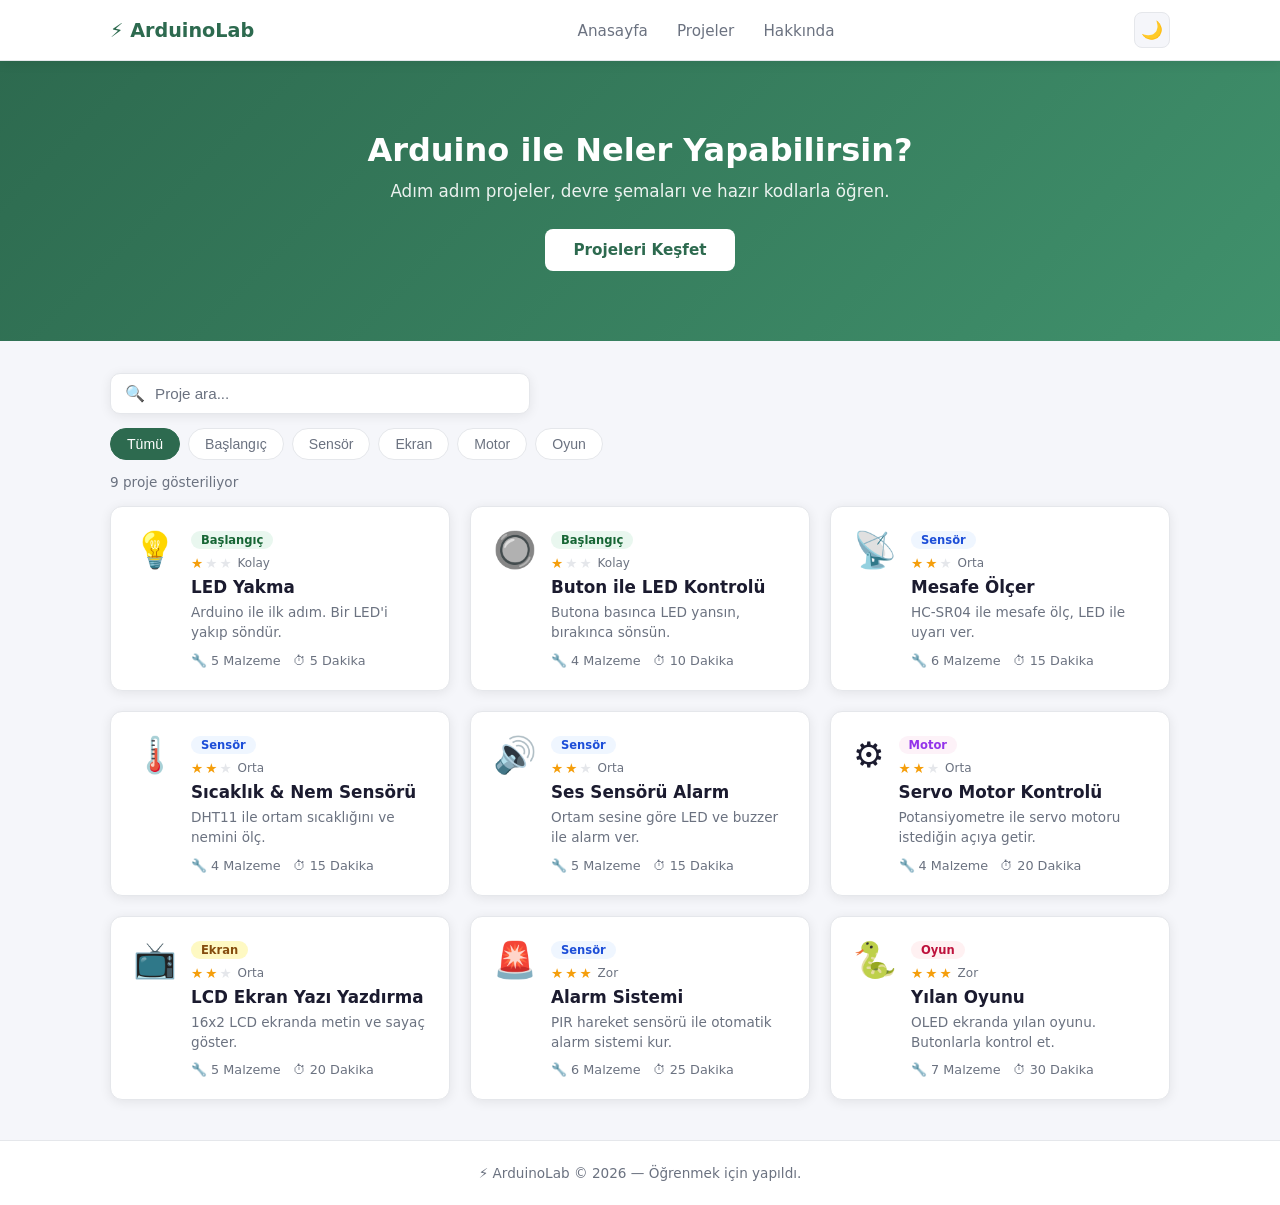
<file: index.html>
<!DOCTYPE html>
<html lang="tr" data-theme="light">
<head>
  <meta charset="UTF-8" />
  <meta name="viewport" content="width=device-width, initial-scale=1.0"/>
  <title>ArduinoLab</title>
  <link rel="stylesheet" href="style.css" />
</head>
<body>

  <!-- NAVBAR -->
  <nav class="navbar">
    <div class="nav-inner">
      <a href="index.html" class="logo">⚡ ArduinoLab</a>
      <div class="nav-links">
        <a href="index.html">Anasayfa</a>
        <a href="#projeler">Projeler</a>
        <a href="about.html">Hakkında</a>
      </div>
      <div class="nav-actions">
        <button class="theme-btn" onclick="toggleTheme()" title="Tema Değiştir">🌙</button>
        <button class="hamburger" onclick="toggleMenu()">☰</button>
      </div>
    </div>
    <div class="mobile-menu" id="mobileMenu">
      <a href="index.html">Anasayfa</a>
      <a href="#projeler">Projeler</a>
      <a href="about.html">Hakkında</a>
    </div>
  </nav>

  <!-- HERO -->
  <section class="hero">
    <h1>Arduino ile Neler Yapabilirsin?</h1>
    <p>Adım adım projeler, devre şemaları ve hazır kodlarla öğren.</p>
    <a href="#projeler" class="btn">Projeleri Keşfet</a>
  </section>

  <!-- ARAMA + FİLTRE -->
  <section class="toolbar" id="projeler">
    <div class="search-wrap">
      <span class="search-icon">🔍</span>
      <input type="text" id="searchInput" class="search-input" placeholder="Proje ara..." oninput="searchProjects()" />
    </div>
    <div class="filter-bar">
      <button class="filter-btn active" onclick="filterProjects('all', this)">Tümü</button>
      <button class="filter-btn" onclick="filterProjects('baslangic', this)">Başlangıç</button>
      <button class="filter-btn" onclick="filterProjects('sensor', this)">Sensör</button>
      <button class="filter-btn" onclick="filterProjects('ekran', this)">Ekran</button>
      <button class="filter-btn" onclick="filterProjects('motor', this)">Motor</button>
      <button class="filter-btn" onclick="filterProjects('oyun', this)">Oyun</button>
    </div>
  </section>

  <!-- PROJE SAYACI -->
  <div class="result-count" id="resultCount"></div>

  <!-- PROJELER -->
  <section class="projects-grid" id="projectsGrid">

    <div class="card" data-category="baslangic" data-title="led yakma" onclick="openModal('led')">
      <div class="card-icon">💡</div>
      <div class="card-info">
        <span class="card-tag baslangic">Başlangıç</span>
        <div class="difficulty">
          <span class="star filled">★</span><span class="star">★</span><span class="star">★</span>
          <span class="diff-label">Kolay</span>
        </div>
        <h2>LED Yakma</h2>
        <p>Arduino ile ilk adım. Bir LED'i yakıp söndür.</p>
        <div class="card-meta">
          <span>🔧 5 Malzeme</span>
          <span>⏱ 5 Dakika</span>
        </div>
      </div>
    </div>

    <div class="card" data-category="baslangic" data-title="buton ile led kontrolü" onclick="openModal('buton')">
      <div class="card-icon">🔘</div>
      <div class="card-info">
        <span class="card-tag baslangic">Başlangıç</span>
        <div class="difficulty">
          <span class="star filled">★</span><span class="star">★</span><span class="star">★</span>
          <span class="diff-label">Kolay</span>
        </div>
        <h2>Buton ile LED Kontrolü</h2>
        <p>Butona basınca LED yansın, bırakınca sönsün.</p>
        <div class="card-meta">
          <span>🔧 4 Malzeme</span>
          <span>⏱ 10 Dakika</span>
        </div>
      </div>
    </div>

    <div class="card" data-category="sensor" data-title="mesafe ölçer hc-sr04" onclick="openModal('mesafe')">
      <div class="card-icon">📡</div>
      <div class="card-info">
        <span class="card-tag sensor">Sensör</span>
        <div class="difficulty">
          <span class="star filled">★</span><span class="star filled">★</span><span class="star">★</span>
          <span class="diff-label">Orta</span>
        </div>
        <h2>Mesafe Ölçer</h2>
        <p>HC-SR04 ile mesafe ölç, LED ile uyarı ver.</p>
        <div class="card-meta">
          <span>🔧 6 Malzeme</span>
          <span>⏱ 15 Dakika</span>
        </div>
      </div>
    </div>

    <div class="card" data-category="sensor" data-title="sıcaklık nem sensörü dht11" onclick="openModal('dht11')">
      <div class="card-icon">🌡️</div>
      <div class="card-info">
        <span class="card-tag sensor">Sensör</span>
        <div class="difficulty">
          <span class="star filled">★</span><span class="star filled">★</span><span class="star">★</span>
          <span class="diff-label">Orta</span>
        </div>
        <h2>Sıcaklık & Nem Sensörü</h2>
        <p>DHT11 ile ortam sıcaklığını ve nemini ölç.</p>
        <div class="card-meta">
          <span>🔧 4 Malzeme</span>
          <span>⏱ 15 Dakika</span>
        </div>
      </div>
    </div>

    <div class="card" data-category="sensor" data-title="ses sensörü alarm" onclick="openModal('ses')">
      <div class="card-icon">🔊</div>
      <div class="card-info">
        <span class="card-tag sensor">Sensör</span>
        <div class="difficulty">
          <span class="star filled">★</span><span class="star filled">★</span><span class="star">★</span>
          <span class="diff-label">Orta</span>
        </div>
        <h2>Ses Sensörü Alarm</h2>
        <p>Ortam sesine göre LED ve buzzer ile alarm ver.</p>
        <div class="card-meta">
          <span>🔧 5 Malzeme</span>
          <span>⏱ 15 Dakika</span>
        </div>
      </div>
    </div>

    <div class="card" data-category="motor" data-title="servo motor kontrolü" onclick="openModal('servo')">
      <div class="card-icon">⚙️</div>
      <div class="card-info">
        <span class="card-tag motor">Motor</span>
        <div class="difficulty">
          <span class="star filled">★</span><span class="star filled">★</span><span class="star">★</span>
          <span class="diff-label">Orta</span>
        </div>
        <h2>Servo Motor Kontrolü</h2>
        <p>Potansiyometre ile servo motoru istediğin açıya getir.</p>
        <div class="card-meta">
          <span>🔧 4 Malzeme</span>
          <span>⏱ 20 Dakika</span>
        </div>
      </div>
    </div>

    <div class="card" data-category="ekran" data-title="lcd ekran yazı yazdırma" onclick="openModal('lcd')">
      <div class="card-icon">📺</div>
      <div class="card-info">
        <span class="card-tag ekran">Ekran</span>
        <div class="difficulty">
          <span class="star filled">★</span><span class="star filled">★</span><span class="star">★</span>
          <span class="diff-label">Orta</span>
        </div>
        <h2>LCD Ekran Yazı Yazdırma</h2>
        <p>16x2 LCD ekranda metin ve sayaç göster.</p>
        <div class="card-meta">
          <span>🔧 5 Malzeme</span>
          <span>⏱ 20 Dakika</span>
        </div>
      </div>
    </div>

    <div class="card" data-category="sensor" data-title="alarm sistemi pir hareket" onclick="openModal('alarm')">
      <div class="card-icon">🚨</div>
      <div class="card-info">
        <span class="card-tag sensor">Sensör</span>
        <div class="difficulty">
          <span class="star filled">★</span><span class="star filled">★</span><span class="star filled">★</span>
          <span class="diff-label">Zor</span>
        </div>
        <h2>Alarm Sistemi</h2>
        <p>PIR hareket sensörü ile otomatik alarm sistemi kur.</p>
        <div class="card-meta">
          <span>🔧 6 Malzeme</span>
          <span>⏱ 25 Dakika</span>
        </div>
      </div>
    </div>

    <div class="card" data-category="oyun" data-title="yılan oyunu oled" onclick="openModal('yilan')">
      <div class="card-icon">🐍</div>
      <div class="card-info">
        <span class="card-tag oyun">Oyun</span>
        <div class="difficulty">
          <span class="star filled">★</span><span class="star filled">★</span><span class="star filled">★</span>
          <span class="diff-label">Zor</span>
        </div>
        <h2>Yılan Oyunu</h2>
        <p>OLED ekranda yılan oyunu. Butonlarla kontrol et.</p>
        <div class="card-meta">
          <span>🔧 7 Malzeme</span>
          <span>⏱ 30 Dakika</span>
        </div>
      </div>
    </div>

  </section>

  <!-- BULUNAMADI -->
  <div class="no-results" id="noResults" style="display:none;">
    <p>😕 Proje bulunamadı. Farklı bir şey dene.</p>
  </div>

  <!-- MODAL -->
  <div class="modal-overlay" id="modalOverlay" onclick="closeModal()">
    <div class="modal" id="modal" onclick="event.stopPropagation()">
      <button class="modal-close" onclick="closeModal()">✕</button>
      <div id="modalContent"></div>
    </div>
  </div>

  <footer class="footer">
    <p>⚡ ArduinoLab © 2026 — Öğrenmek için yapıldı.</p>
  </footer>

  <script src="script.js"></script>
</body>
</html>
</file>
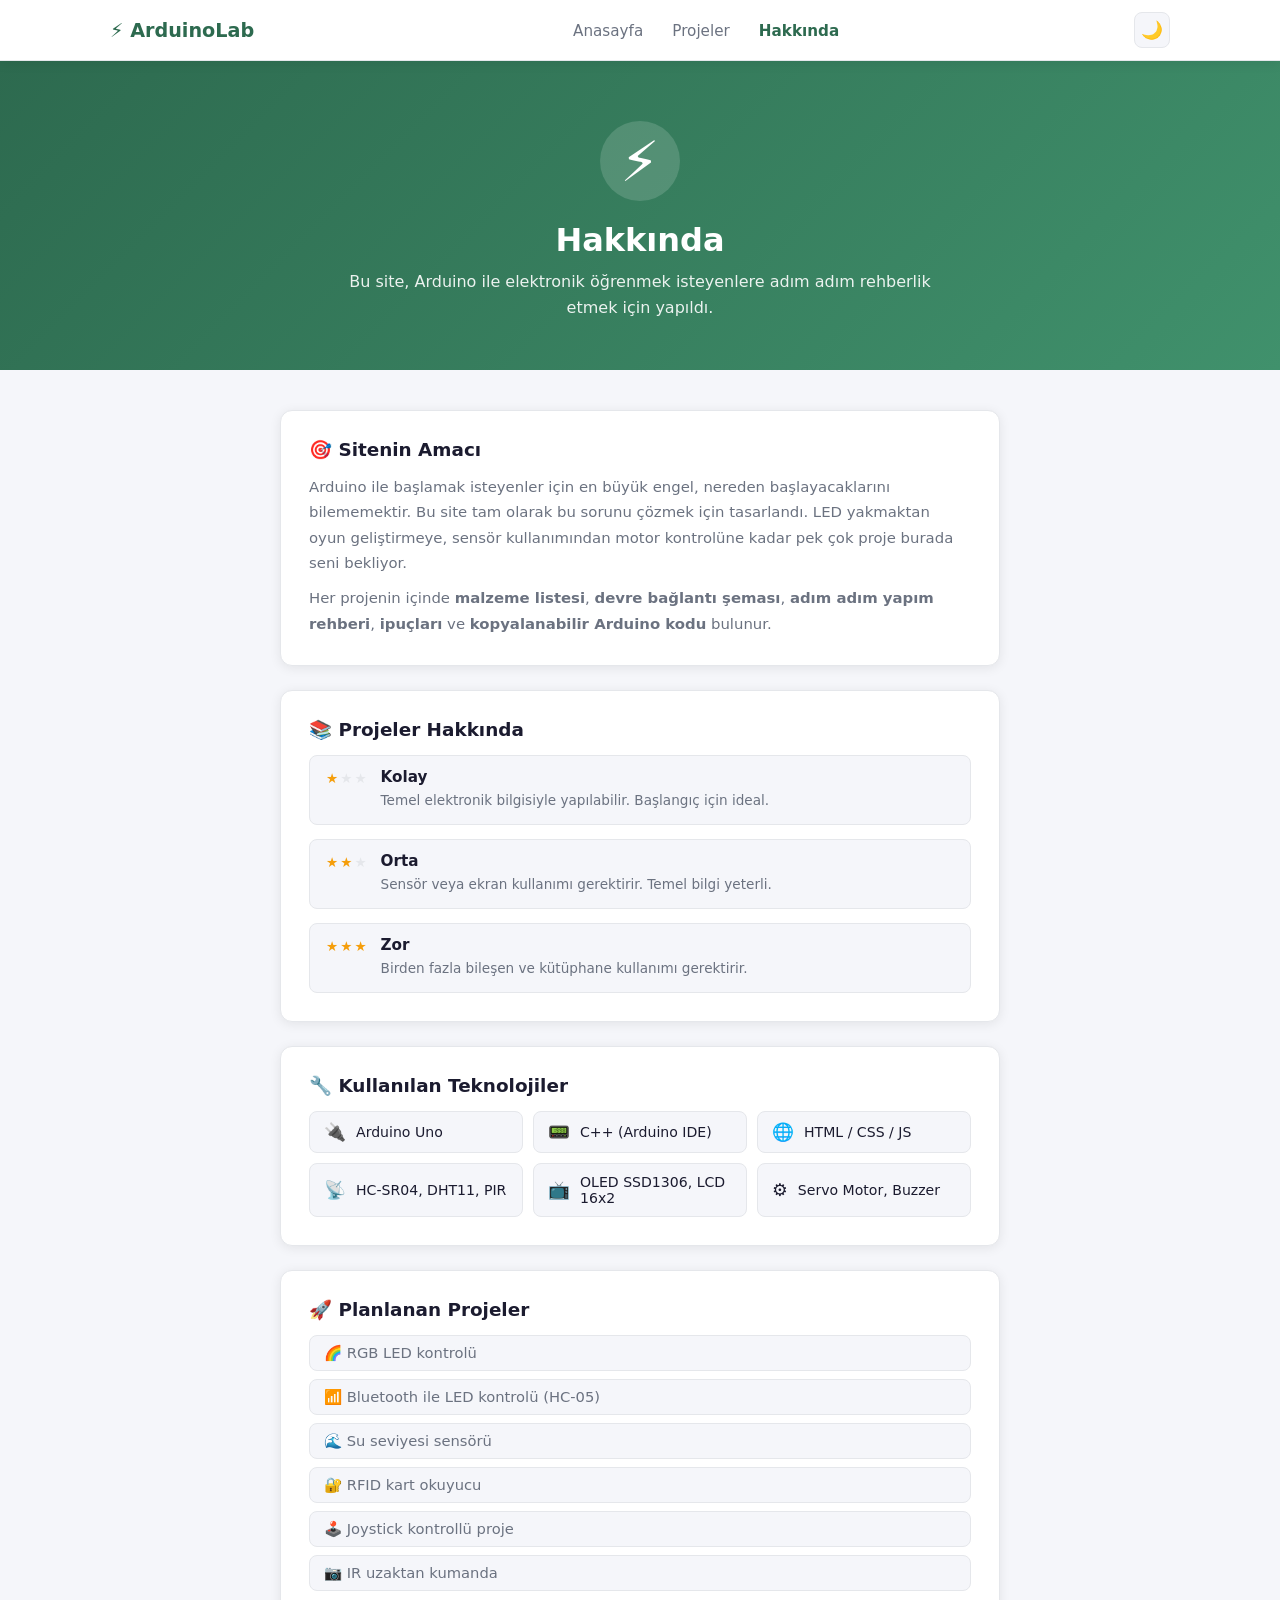
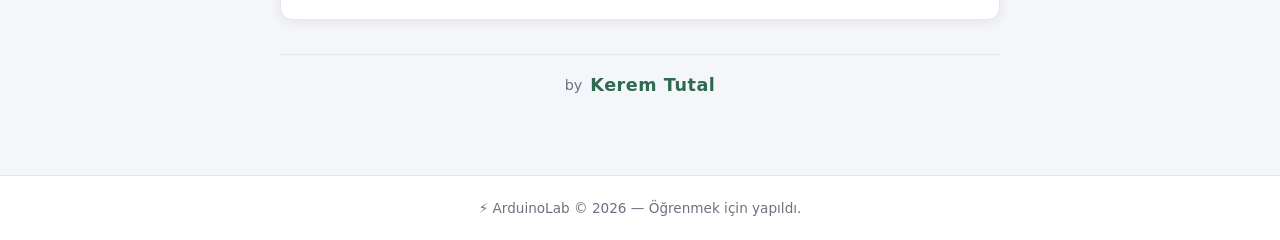
<file: about.html>
<!DOCTYPE html>
<html lang="tr" data-theme="light">
<head>
  <meta charset="UTF-8" />
  <meta name="viewport" content="width=device-width, initial-scale=1.0"/>
  <title>Hakkında — ArduinoLab</title>
  <link rel="stylesheet" href="style.css" />
</head>
<body>

  <!-- NAVBAR -->
  <nav class="navbar">
    <div class="nav-inner">
      <a href="index.html" class="logo">⚡ ArduinoLab</a>
      <div class="nav-links">
        <a href="index.html">Anasayfa</a>
        <a href="index.html#projeler">Projeler</a>
        <a href="about.html" class="active-link">Hakkında</a>
      </div>
      <div class="nav-actions">
        <button class="theme-btn" onclick="toggleTheme()" title="Tema Değiştir">🌙</button>
        <button class="hamburger" onclick="toggleMenu()">☰</button>
      </div>
    </div>
    <div class="mobile-menu" id="mobileMenu">
      <a href="index.html">Anasayfa</a>
      <a href="index.html#projeler">Projeler</a>
      <a href="about.html">Hakkında</a>
    </div>
  </nav>

  <!-- HAKKINDA HERO -->
  <section class="about-hero">
    <div class="about-hero-inner">
      <div class="about-avatar">⚡</div>
      <h1>Hakkında</h1>
      <p>Bu site, Arduino ile elektronik öğrenmek isteyenlere adım adım rehberlik etmek için yapıldı.</p>
    </div>
  </section>

  <!-- HAKKINDA İÇERİK -->
  <main class="about-main">

    <section class="about-card">
      <h2>🎯 Sitenin Amacı</h2>
      <p>
        Arduino ile başlamak isteyenler için en büyük engel, nereden başlayacaklarını bilememektir.
        Bu site tam olarak bu sorunu çözmek için tasarlandı. LED yakmaktan oyun geliştirmeye,
        sensör kullanımından motor kontrolüne kadar pek çok proje burada seni bekliyor.
      </p>
      <p>
        Her projenin içinde <strong>malzeme listesi</strong>, <strong>devre bağlantı şeması</strong>,
        <strong>adım adım yapım rehberi</strong>, <strong>ipuçları</strong> ve
        <strong>kopyalanabilir Arduino kodu</strong> bulunur.
      </p>
    </section>

    <section class="about-card">
      <h2>📚 Projeler Hakkında</h2>
      <div class="about-levels">
        <div class="level-item">
          <div class="level-stars">
            <span class="star filled">★</span><span class="star">★</span><span class="star">★</span>
          </div>
          <div>
            <strong>Kolay</strong>
            <p>Temel elektronik bilgisiyle yapılabilir. Başlangıç için ideal.</p>
          </div>
        </div>
        <div class="level-item">
          <div class="level-stars">
            <span class="star filled">★</span><span class="star filled">★</span><span class="star">★</span>
          </div>
          <div>
            <strong>Orta</strong>
            <p>Sensör veya ekran kullanımı gerektirir. Temel bilgi yeterli.</p>
          </div>
        </div>
        <div class="level-item">
          <div class="level-stars">
            <span class="star filled">★</span><span class="star filled">★</span><span class="star filled">★</span>
          </div>
          <div>
            <strong>Zor</strong>
            <p>Birden fazla bileşen ve kütüphane kullanımı gerektirir.</p>
          </div>
        </div>
      </div>
    </section>

    <section class="about-card">
      <h2>🔧 Kullanılan Teknolojiler</h2>
      <div class="tech-grid">
        <div class="tech-item"><span class="tech-icon">🔌</span><span>Arduino Uno</span></div>
        <div class="tech-item"><span class="tech-icon">📟</span><span>C++ (Arduino IDE)</span></div>
        <div class="tech-item"><span class="tech-icon">🌐</span><span>HTML / CSS / JS</span></div>
        <div class="tech-item"><span class="tech-icon">📡</span><span>HC-SR04, DHT11, PIR</span></div>
        <div class="tech-item"><span class="tech-icon">📺</span><span>OLED SSD1306, LCD 16x2</span></div>
        <div class="tech-item"><span class="tech-icon">⚙️</span><span>Servo Motor, Buzzer</span></div>
      </div>
    </section>

    <section class="about-card">
      <h2>🚀 Planlanan Projeler</h2>
      <ul class="planned-list">
        <li>🌈 RGB LED kontrolü</li>
        <li>📶 Bluetooth ile LED kontrolü (HC-05)</li>
        <li>🌊 Su seviyesi sensörü</li>
        <li>🔐 RFID kart okuyucu</li>
        <li>🕹️ Joystick kontrollü proje</li>
        <li>📷 IR uzaktan kumanda</li>
      </ul>
    </section>

    <!-- BY KEREM TUTAL -->
    <div class="by-credit">
      <span>by</span>
      <strong>Kerem Tutal</strong>
    </div>

  </main>

  <footer class="footer">
    <p>⚡ ArduinoLab © 2026 — Öğrenmek için yapıldı.</p>
  </footer>

  <script>
    function toggleTheme() {
      const html = document.documentElement;
      const isDark = html.getAttribute('data-theme') === 'dark';
      html.setAttribute('data-theme', isDark ? 'light' : 'dark');
      document.querySelector('.theme-btn').textContent = isDark ? '🌙' : '☀️';
      localStorage.setItem('theme', isDark ? 'light' : 'dark');
    }
    function toggleMenu() {
      document.getElementById('mobileMenu').classList.toggle('open');
    }
    const saved = localStorage.getItem('theme');
    if (saved === 'dark') {
      document.documentElement.setAttribute('data-theme', 'dark');
      document.querySelector('.theme-btn').textContent = '☀️';
    }
  </script>
</body>
</html>
</file>
<file: style.css>
/* ===== RESET & VARIABLES ===== */
* { margin:0; padding:0; box-sizing:border-box; }

:root {
  --bg: #f5f6fa;
  --surface: #ffffff;
  --primary: #2d6a4f;
  --primary-light: #40916c;
  --accent: #74c69d;
  --text: #1b1b2f;
  --text-muted: #6b7280;
  --border: #e5e7eb;
  --radius: 12px;
  --shadow: 0 2px 12px rgba(0,0,0,0.08);
  --tag-baslangic-bg: #e9f7ef;
  --tag-baslangic-c: #166534;
  --tag-sensor-bg: #eff6ff;
  --tag-sensor-c: #1d4ed8;
  --tag-ekran-bg: #fef9c3;
  --tag-ekran-c: #854d0e;
  --tag-motor-bg: #fdf2f8;
  --tag-motor-c: #9333ea;
  --tag-oyun-bg: #fff1f2;
  --tag-oyun-c: #be123c;
}

[data-theme="dark"] {
  --bg: #0f0f1a;
  --surface: #1a1a2e;
  --primary: #52b788;
  --primary-light: #74c69d;
  --text: #e2e8f0;
  --text-muted: #94a3b8;
  --border: #2d2d44;
  --shadow: 0 2px 12px rgba(0,0,0,0.3);
  --tag-baslangic-bg: #14532d;
  --tag-baslangic-c: #86efac;
  --tag-sensor-bg: #1e3a5f;
  --tag-sensor-c: #93c5fd;
  --tag-ekran-bg: #3d2c00;
  --tag-ekran-c: #fde047;
  --tag-motor-bg: #3b0764;
  --tag-motor-c: #d8b4fe;
  --tag-oyun-bg: #4c0519;
  --tag-oyun-c: #fda4af;
}

body {
  font-family: 'Segoe UI', system-ui, sans-serif;
  background: var(--bg);
  color: var(--text);
  min-height: 100vh;
  transition: background 0.3s, color 0.3s;
}

/* ===== NAVBAR ===== */
.navbar {
  background: var(--surface);
  border-bottom: 1px solid var(--border);
  position: sticky;
  top: 0;
  z-index: 100;
  box-shadow: var(--shadow);
  transition: background 0.3s;
}

.nav-inner {
  max-width: 1100px;
  margin: 0 auto;
  padding: 0 20px;
  height: 60px;
  display: flex;
  align-items: center;
  justify-content: space-between;
}

.logo {
  font-size: 1.2rem;
  font-weight: 700;
  color: var(--primary);
}

.nav-links a {
  text-decoration: none;
  color: var(--text-muted);
  margin-left: 24px;
  font-size: 0.95rem;
  transition: color 0.2s;
}

.nav-links a:hover { color: var(--primary); }

.nav-actions {
  display: flex;
  align-items: center;
  gap: 8px;
}

.theme-btn {
  background: var(--bg);
  border: 1px solid var(--border);
  border-radius: 8px;
  width: 36px;
  height: 36px;
  font-size: 1.1rem;
  cursor: pointer;
  transition: background 0.2s;
}
.theme-btn:hover { background: var(--border); }

.hamburger {
  display: none;
  background: none;
  border: none;
  font-size: 1.5rem;
  cursor: pointer;
  color: var(--text);
}

.mobile-menu {
  display: none;
  flex-direction: column;
  padding: 10px 20px 16px;
  border-top: 1px solid var(--border);
  background: var(--surface);
}

.mobile-menu a {
  text-decoration: none;
  color: var(--text-muted);
  padding: 10px 0;
  font-size: 1rem;
  border-bottom: 1px solid var(--border);
}

.mobile-menu.open { display: flex; }

/* ===== HERO ===== */
.hero {
  background: linear-gradient(135deg, var(--primary) 0%, var(--primary-light) 100%);
  color: white;
  text-align: center;
  padding: 70px 20px;
}

.hero h1 { font-size: 2rem; margin-bottom: 12px; font-weight: 700; }
.hero p  { font-size: 1.05rem; opacity: 0.9; margin-bottom: 28px; }

.btn {
  display: inline-block;
  background: white;
  color: var(--primary);
  padding: 12px 28px;
  border-radius: 8px;
  text-decoration: none;
  font-weight: 600;
  font-size: 0.95rem;
  transition: transform 0.2s, box-shadow 0.2s;
}

.btn:hover {
  transform: translateY(-2px);
  box-shadow: 0 6px 20px rgba(0,0,0,0.15);
}

/* ===== TOOLBAR (ARAMA + FİLTRE) ===== */
.toolbar {
  max-width: 1100px;
  margin: 32px auto 0;
  padding: 0 20px;
  display: flex;
  flex-direction: column;
  gap: 14px;
}

.search-wrap {
  display: flex;
  align-items: center;
  background: var(--surface);
  border: 1px solid var(--border);
  border-radius: 10px;
  padding: 0 14px;
  gap: 10px;
  box-shadow: var(--shadow);
  max-width: 420px;
}

.search-icon { font-size: 1rem; color: var(--text-muted); }

.search-input {
  border: none;
  outline: none;
  background: transparent;
  font-size: 0.95rem;
  color: var(--text);
  padding: 11px 0;
  width: 100%;
}

.search-input::placeholder { color: var(--text-muted); }

.filter-bar {
  display: flex;
  gap: 8px;
  flex-wrap: wrap;
}

.filter-btn {
  padding: 7px 16px;
  border: 1px solid var(--border);
  border-radius: 20px;
  background: var(--surface);
  color: var(--text-muted);
  cursor: pointer;
  font-size: 0.88rem;
  transition: all 0.2s;
}

.filter-btn:hover,
.filter-btn.active {
  background: var(--primary);
  color: white;
  border-color: var(--primary);
}

/* ===== SONUÇ SAYACI ===== */
.result-count {
  max-width: 1100px;
  margin: 14px auto 0;
  padding: 0 20px;
  font-size: 0.85rem;
  color: var(--text-muted);
}

/* ===== PROJE KARTLARI ===== */
.projects-grid {
  display: grid;
  grid-template-columns: repeat(auto-fill, minmax(300px, 1fr));
  gap: 20px;
  max-width: 1100px;
  margin: 16px auto 40px;
  padding: 0 20px;
}

.card {
  background: var(--surface);
  border: 1px solid var(--border);
  border-radius: var(--radius);
  padding: 22px;
  display: flex;
  gap: 14px;
  cursor: pointer;
  transition: transform 0.2s, box-shadow 0.2s;
  box-shadow: var(--shadow);
}

.card:hover {
  transform: translateY(-4px);
  box-shadow: 0 8px 24px rgba(0,0,0,0.12);
}

.card.hidden { display: none; }

.card-icon { font-size: 2.2rem; flex-shrink: 0; }

.card-tag {
  display: inline-block;
  font-size: 0.72rem;
  padding: 2px 10px;
  border-radius: 20px;
  margin-bottom: 6px;
  font-weight: 600;
}

.card-tag.baslangic { background: var(--tag-baslangic-bg); color: var(--tag-baslangic-c); }
.card-tag.sensor    { background: var(--tag-sensor-bg);    color: var(--tag-sensor-c);    }
.card-tag.ekran     { background: var(--tag-ekran-bg);     color: var(--tag-ekran-c);     }
.card-tag.motor     { background: var(--tag-motor-bg);     color: var(--tag-motor-c);     }
.card-tag.oyun      { background: var(--tag-oyun-bg);      color: var(--tag-oyun-c);      }

/* Zorluk yıldızları */
.difficulty {
  display: flex;
  align-items: center;
  gap: 2px;
  margin-bottom: 6px;
}

.star { color: var(--border); font-size: 0.85rem; }
.star.filled { color: #f59e0b; }
.diff-label { font-size: 0.75rem; color: var(--text-muted); margin-left: 4px; }

.card h2 { font-size: 1.05rem; margin-bottom: 5px; color: var(--text); }

.card p {
  font-size: 0.85rem;
  color: var(--text-muted);
  line-height: 1.5;
  margin-bottom: 10px;
}

.card-meta {
  display: flex;
  gap: 12px;
  font-size: 0.8rem;
  color: var(--text-muted);
}

/* ===== BULUNAMADI ===== */
.no-results {
  text-align: center;
  padding: 60px 20px;
  color: var(--text-muted);
  font-size: 1rem;
}

/* ===== MODAL ===== */
.modal-overlay {
  display: none;
  position: fixed;
  inset: 0;
  background: rgba(0,0,0,0.5);
  z-index: 200;
  justify-content: center;
  align-items: flex-start;
  padding: 30px 16px 50px;
  overflow-y: auto;
}

.modal-overlay.open { display: flex; }

.modal {
  background: var(--surface);
  border-radius: var(--radius);
  max-width: 780px;
  width: 100%;
  padding: 32px;
  position: relative;
  box-shadow: 0 20px 60px rgba(0,0,0,0.25);
  animation: slideUp 0.25s ease;
}

@keyframes slideUp {
  from { transform: translateY(30px); opacity: 0; }
  to   { transform: translateY(0);    opacity: 1; }
}

.modal-close {
  position: absolute;
  top: 16px;
  right: 16px;
  background: var(--bg);
  border: none;
  font-size: 1rem;
  width: 32px;
  height: 32px;
  border-radius: 50%;
  cursor: pointer;
  color: var(--text-muted);
  transition: background 0.2s;
}
.modal-close:hover { background: var(--border); }

/* Modal içerik */
.modal-title { font-size: 1.5rem; font-weight: 700; margin-bottom: 4px; color: var(--text); }
.modal-desc  { color: var(--text-muted); margin-bottom: 20px; font-size: 0.95rem; line-height: 1.6; }

.section-label {
  font-size: 0.78rem;
  font-weight: 700;
  text-transform: uppercase;
  letter-spacing: 0.08em;
  color: var(--primary);
  margin-bottom: 10px;
  margin-top: 24px;
}

/* Malzemeler */
.materials { display: flex; flex-wrap: wrap; gap: 8px; }
.material-tag {
  background: var(--bg);
  border: 1px solid var(--border);
  color: var(--text);
  padding: 5px 12px;
  border-radius: 20px;
  font-size: 0.83rem;
}

/* Adımlar */
.steps { display: flex; flex-direction: column; gap: 10px; margin-top: 4px; }
.step {
  display: flex;
  gap: 12px;
  align-items: flex-start;
  background: var(--bg);
  border-radius: 8px;
  padding: 12px 14px;
  border: 1px solid var(--border);
}
.step-num {
  background: var(--primary);
  color: white;
  font-size: 0.75rem;
  font-weight: 700;
  width: 24px;
  height: 24px;
  border-radius: 50%;
  display: flex;
  align-items: center;
  justify-content: center;
  flex-shrink: 0;
}
.step-text { font-size: 0.88rem; color: var(--text); line-height: 1.5; }

/* Devre */
.circuit-box {
  background: #1e1e2e;
  border-radius: 10px;
  padding: 18px;
  font-family: 'Courier New', monospace;
  font-size: 0.82rem;
  color: #cdd6f4;
  overflow-x: auto;
  line-height: 1.8;
}
.circuit-box .pin  { color: #89b4fa; }
.circuit-box .comp { color: #a6e3a1; }
.circuit-box .arr  { color: #f38ba8; }
.circuit-box .com  { color: #6c7086; }

/* İpuçları */
.tips { display: flex; flex-direction: column; gap: 8px; }
.tip {
  display: flex;
  gap: 10px;
  align-items: flex-start;
  font-size: 0.87rem;
  color: var(--text-muted);
  line-height: 1.5;
}
.tip-icon { font-size: 1rem; flex-shrink: 0; }

/* Kod */
.code-header {
  display: flex;
  justify-content: space-between;
  align-items: center;
  margin-bottom: 8px;
}

.copy-btn {
  padding: 7px 14px;
  background: var(--primary);
  color: white;
  border: none;
  border-radius: 6px;
  cursor: pointer;
  font-size: 0.82rem;
  transition: background 0.2s;
}
.copy-btn:hover { background: var(--primary-light); }

.code-block {
  background: #1e1e2e;
  color: #cdd6f4;
  border-radius: 10px;
  padding: 20px;
  overflow-x: auto;
  font-family: 'Courier New', monospace;
  font-size: 0.82rem;
  line-height: 1.7;
  max-height: 360px;
  overflow-y: auto;
  white-space: pre;
}

/* ===== HAKKINDA ===== */
.about {
  max-width: 1100px;
  margin: 0 auto 60px;
  padding: 32px 20px;
  background: var(--surface);
  border-radius: var(--radius);
  border: 1px solid var(--border);
  margin-left: 20px;
  margin-right: 20px;
}

@media (min-width: 1140px) {
  .about { margin-left: auto; margin-right: auto; }
}

.about h2 { font-size: 1.2rem; margin-bottom: 10px; color: var(--text); }
.about p  { color: var(--text-muted); font-size: 0.95rem; line-height: 1.7; }

/* ===== FOOTER ===== */
.footer {
  text-align: center;
  padding: 24px;
  color: var(--text-muted);
  font-size: 0.85rem;
  border-top: 1px solid var(--border);
  background: var(--surface);
}

/* ===== MOBİL ===== */
@media (max-width: 640px) {
  .nav-links  { display: none; }
  .hamburger  { display: block; }
  .hero h1    { font-size: 1.5rem; }
  .hero p     { font-size: 0.95rem; }
  .projects-grid { grid-template-columns: 1fr; }
  .modal { padding: 24px 16px; }
  .search-wrap { max-width: 100%; }
}

/* ===== LOGO LİNK ===== */
a.logo {
  text-decoration: none;
  color: var(--primary);
  font-size: 1.2rem;
  font-weight: 700;
}

.nav-links .active-link {
  color: var(--primary) !important;
  font-weight: 600;
}

/* ===== HAKKINDA SAYFASI ===== */
.about-hero {
  background: linear-gradient(135deg, var(--primary) 0%, var(--primary-light) 100%);
  color: white;
  padding: 60px 20px 50px;
  text-align: center;
}

.about-hero-inner {
  max-width: 600px;
  margin: 0 auto;
}

.about-avatar {
  font-size: 3.5rem;
  background: rgba(255,255,255,0.15);
  border-radius: 50%;
  width: 80px;
  height: 80px;
  display: flex;
  align-items: center;
  justify-content: center;
  margin: 0 auto 20px;
}

.about-hero h1 {
  font-size: 2rem;
  margin-bottom: 10px;
}

.about-hero p {
  font-size: 1rem;
  opacity: 0.9;
  line-height: 1.6;
}

.about-main {
  max-width: 760px;
  margin: 40px auto 60px;
  padding: 0 20px;
  display: flex;
  flex-direction: column;
  gap: 24px;
}

.about-card {
  background: var(--surface);
  border: 1px solid var(--border);
  border-radius: var(--radius);
  padding: 28px;
  box-shadow: var(--shadow);
}

.about-card h2 {
  font-size: 1.15rem;
  margin-bottom: 14px;
  color: var(--text);
}

.about-card p {
  font-size: 0.93rem;
  color: var(--text-muted);
  line-height: 1.7;
  margin-bottom: 10px;
}

.about-card p:last-child { margin-bottom: 0; }

/* Zorluk seviyeleri */
.about-levels {
  display: flex;
  flex-direction: column;
  gap: 14px;
}

.level-item {
  display: flex;
  align-items: flex-start;
  gap: 14px;
  background: var(--bg);
  border-radius: 8px;
  padding: 12px 16px;
  border: 1px solid var(--border);
}

.level-stars {
  display: flex;
  gap: 2px;
  flex-shrink: 0;
  margin-top: 2px;
}

.level-item strong {
  font-size: 0.95rem;
  display: block;
  margin-bottom: 3px;
  color: var(--text);
}

.level-item p {
  font-size: 0.85rem;
  color: var(--text-muted);
  margin: 0;
}

/* Teknoloji grid */
.tech-grid {
  display: grid;
  grid-template-columns: repeat(auto-fill, minmax(200px, 1fr));
  gap: 10px;
}

.tech-item {
  display: flex;
  align-items: center;
  gap: 10px;
  background: var(--bg);
  border: 1px solid var(--border);
  border-radius: 8px;
  padding: 10px 14px;
  font-size: 0.88rem;
  color: var(--text);
}

.tech-icon { font-size: 1.1rem; }

/* Planlananlar */
.planned-list {
  list-style: none;
  display: flex;
  flex-direction: column;
  gap: 8px;
}

.planned-list li {
  font-size: 0.92rem;
  color: var(--text-muted);
  padding: 8px 14px;
  background: var(--bg);
  border-radius: 8px;
  border: 1px solid var(--border);
}

/* BY KEREM TUTAL */
.by-credit {
  text-align: center;
  margin-top: 10px;
  padding: 20px;
  display: flex;
  align-items: center;
  justify-content: center;
  gap: 8px;
  color: var(--text-muted);
  font-size: 0.9rem;
  border-top: 1px solid var(--border);
}

.by-credit strong {
  font-size: 1.1rem;
  color: var(--primary);
  letter-spacing: 0.03em;
}

/* ===== GÜZELLEŞTİRİLMİŞ DEVRE BAĞLANTISI ===== */
.circuit-box {
  background: #13131f;
  border-radius: 12px;
  padding: 0;
  overflow: hidden;
  border: 1px solid #2a2a3e;
  box-shadow: 0 4px 20px rgba(0,0,0,0.3);
}

.circuit-header {
  background: #1e1e2e;
  border-bottom: 1px solid #2a2a3e;
  padding: 10px 18px;
  display: flex;
  align-items: center;
  gap: 8px;
}

.circuit-dots {
  display: flex;
  gap: 6px;
}

.circuit-dot {
  width: 12px;
  height: 12px;
  border-radius: 50%;
}
.circuit-dot.red   { background: #ff5f57; }
.circuit-dot.yellow{ background: #febc2e; }
.circuit-dot.green { background: #28c840; }

.circuit-title {
  font-family: 'Courier New', monospace;
  font-size: 0.78rem;
  color: #6c7086;
  margin-left: 6px;
}

.circuit-body {
  padding: 20px;
  font-family: 'Courier New', monospace;
  font-size: 0.83rem;
  color: #cdd6f4;
  line-height: 2;
  overflow-x: auto;
}

.circuit-body .pin  { color: #89b4fa; font-weight: 600; }
.circuit-body .comp { color: #a6e3a1; }
.circuit-body .arr  { color: #f38ba8; }
.circuit-body .com  { color: #45475a; font-style: italic; }
.circuit-body .vcc  { color: #fab387; font-weight: 600; }
.circuit-body .gnd  { color: #a6adc8; font-weight: 600; }

.circuit-row {
  display: flex;
  align-items: center;
  gap: 0;
  padding: 2px 0;
  border-radius: 4px;
  transition: background 0.15s;
}

.circuit-row:hover {
  background: rgba(255,255,255,0.03);
}

.circuit-sep {
  border: none;
  border-top: 1px dashed #2a2a3e;
  margin: 8px 0;
}
</file>
